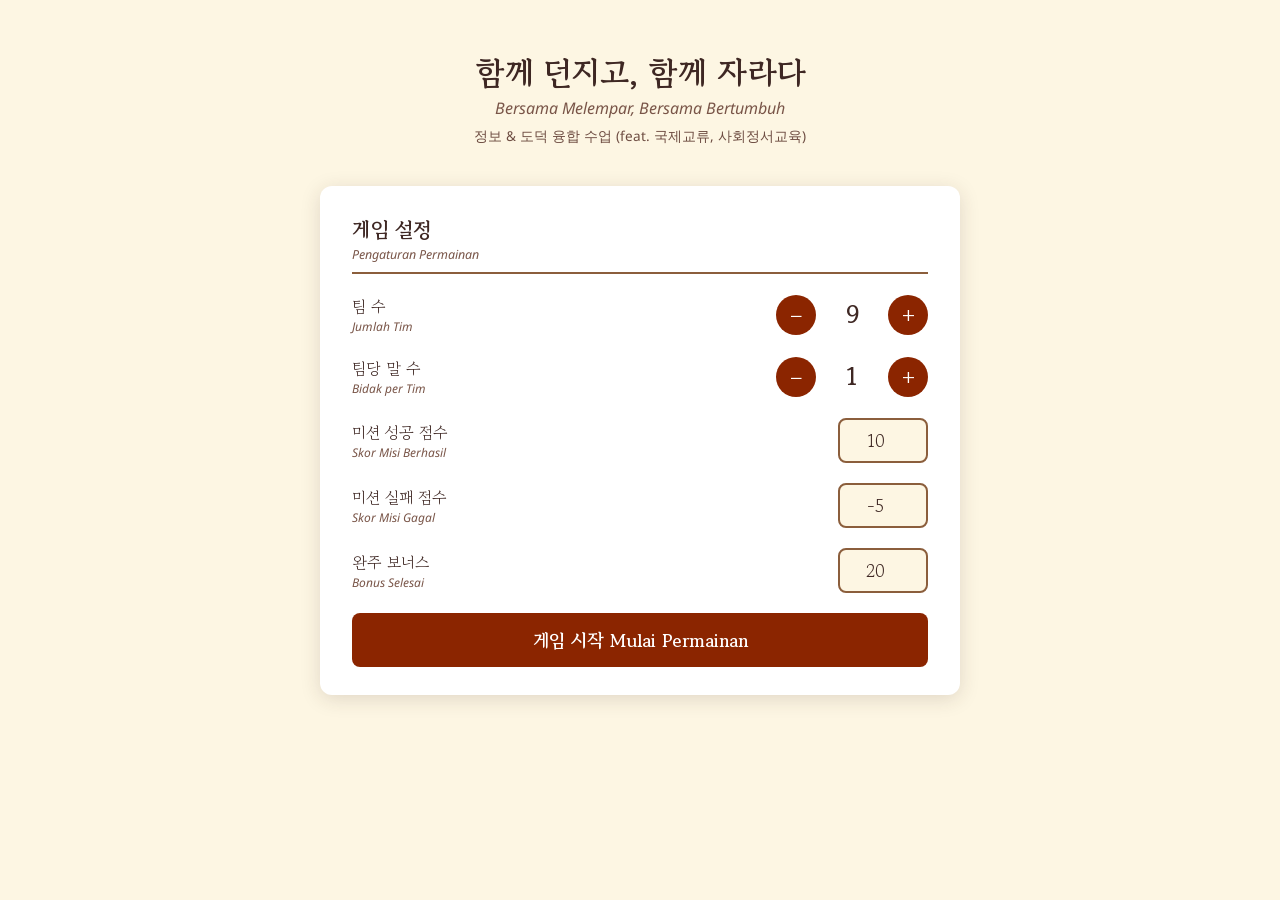
<file: index.html>
<!DOCTYPE html>
<html lang="ko">
<head>
  <meta charset="UTF-8" />
  <meta name="viewport" content="width=device-width, initial-scale=1.0" />
  <title>함께 던지고, 함께 자라다 — Bersama Melempar, Bersama Bertumbuh</title>
  <link rel="preconnect" href="https://fonts.googleapis.com" />
  <link rel="preconnect" href="https://fonts.gstatic.com" crossorigin />
  <link href="https://fonts.googleapis.com/css2?family=Gowun+Batang:wght@400;700&family=Noto+Sans:ital,wght@0,400;0,600;1,400&display=swap" rel="stylesheet" />
  <link rel="stylesheet" href="style.css" />
</head>
<body>

  <!-- ===== 설정 화면 (Screen 1) ===== -->
  <div id="screen-setup" class="screen active">
    <div class="setup-container">
      <header class="game-header">
        <h1 class="title-ko">함께 던지고, 함께 자라다</h1>
        <p class="title-id">Bersama Melempar, Bersama Bertumbuh</p>
        <p class="title-subtitle">정보 &amp; 도덕 융합 수업 (feat. 국제교류, 사회정서교육)</p>
      </header>

      <div class="setup-card">
        <h2 class="section-title">
          게임 설정
          <span class="sub-id">Pengaturan Permainan</span>
        </h2>

        <!-- 팀 수 -->
        <div class="form-row">
          <label class="form-label">
            팀 수 <span class="lbl-id">Jumlah Tim</span>
          </label>
          <div class="input-group">
            <button class="btn-num" id="btn-teams-minus">−</button>
            <span id="teams-count" class="num-display">9</span>
            <button class="btn-num" id="btn-teams-plus">+</button>
          </div>
        </div>

        <!-- 말 수 -->
        <div class="form-row">
          <label class="form-label">
            팀당 말 수 <span class="lbl-id">Bidak per Tim</span>
          </label>
          <div class="input-group">
            <button class="btn-num" id="btn-pieces-minus">−</button>
            <span id="pieces-count" class="num-display">1</span>
            <button class="btn-num" id="btn-pieces-plus">+</button>
          </div>
        </div>

        <!-- 점수 설정 -->
        <div class="form-row">
          <label class="form-label">
            미션 성공 점수 <span class="lbl-id">Skor Misi Berhasil</span>
          </label>
          <input type="number" id="score-success" class="score-input" value="10" min="0" max="100" />
        </div>
        <div class="form-row">
          <label class="form-label">
            미션 실패 점수 <span class="lbl-id">Skor Misi Gagal</span>
          </label>
          <input type="number" id="score-fail" class="score-input" value="-5" min="-100" max="0" />
        </div>
        <div class="form-row">
          <label class="form-label">
            완주 보너스 <span class="lbl-id">Bonus Selesai</span>
          </label>
          <input type="number" id="score-bonus" class="score-input" value="20" min="0" max="100" />
        </div>

        <button id="btn-start" class="btn-primary btn-large">
          게임 시작
          <span class="btn-sub-id">Mulai Permainan</span>
        </button>
      </div>
    </div>
  </div>

  <!-- ===== 게임 화면 (Screen 2) ===== -->
  <div id="screen-game" class="screen">
    <!-- 헤더 -->
    <header class="game-topbar">
      <div class="topbar-title">
        <span class="title-ko-sm">함께 던지고, 함께 자라다</span>
        <span class="title-id-sm">Bersama Melempar, Bersama Bertumbuh</span>
      </div>
      <button id="btn-settings" class="btn-icon" title="설정 / Pengaturan">⚙</button>
    </header>

    <div class="game-layout">
      <!-- 보드 영역 -->
      <div class="board-area">
        <div id="board-container">
          <svg id="yut-board" viewBox="0 0 640 640" xmlns="http://www.w3.org/2000/svg">
            <!-- JS로 렌더링 -->
          </svg>
        </div>
      </div>

      <!-- 사이드바 -->
      <aside class="sidebar">
        <!-- 점수판 (현재 팀 점수 + 전체 보기 버튼) -->
        <div class="panel scoreboard-panel">
          <div class="scoreboard-header">
            <span class="scoreboard-title">점수판 <span class="lbl-id-inline">Papan Skor</span></span>
          </div>
          <button id="btn-show-scores" class="btn-score-popup">📊 전체 점수 보기 / Semua Skor</button>
          <div id="current-team-score" class="current-team-score"></div>
        </div>

        <!-- 현재 차례 -->
        <div class="panel turn-panel">
          <div class="turn-label">
            현재 차례 <span class="lbl-id">Giliran Sekarang</span>
          </div>
          <div id="current-team-display" class="current-team-name">—</div>
          <div id="phase-hint" class="phase-hint"></div>

          <!-- 던진 결과 대기 목록 -->
          <div class="pending-results-label">
            던진 결과 <span class="lbl-id">Hasil Lemparan</span>
          </div>
          <div id="pending-results" class="pending-results"></div>
        </div>

        <!-- 액션 버튼 -->
        <div class="panel action-panel">
          <button id="btn-throw" class="btn-primary btn-action">
            🎲 윷 던지기
            <span class="btn-sub-id">Lempar Yut</span>
          </button>
          <button id="btn-undo" class="btn-ghost btn-action" style="display:none">
            ← 이전으로
            <span class="btn-sub-id">Kembali</span>
          </button>
          <button id="btn-end-game" class="btn-ghost btn-action btn-end">
            수업 마치기
            <span class="btn-sub-id">Akhiri Pelajaran</span>
          </button>
        </div>
      </aside>
    </div>

    <!-- 윷 결과 입력 다이얼로그 -->
    <div id="throw-overlay" class="overlay hidden">
      <div class="overlay-card throw-card">
        <h2 class="throw-title">
          윷 결과 입력
          <span class="lbl-id">Input Hasil Yut</span>
        </h2>
        <p class="throw-subtitle">실제 윷을 던진 후 나온 결과를 선택하세요.<br><span class="lbl-id">Pilih hasil setelah melempar yut sungguhan.</span></p>
        <div class="yut-result-grid">
          <button class="btn-yut-result" data-move="-1" data-name="백도" data-name-id="Mundur Satu">
            <span class="yut-name">백도</span>
            <span class="yut-name-id">Mundur Satu</span>
            <span class="yut-move">−1칸</span>
          </button>
          <button class="btn-yut-result" data-move="1" data-name="도" data-name-id="Do">
            <span class="yut-name">도</span>
            <span class="yut-name-id">Do</span>
            <span class="yut-move">+1칸</span>
          </button>
          <button class="btn-yut-result" data-move="2" data-name="개" data-name-id="Gae">
            <span class="yut-name">개</span>
            <span class="yut-name-id">Gae</span>
            <span class="yut-move">+2칸</span>
          </button>
          <button class="btn-yut-result" data-move="3" data-name="걸" data-name-id="Geol">
            <span class="yut-name">걸</span>
            <span class="yut-name-id">Geol</span>
            <span class="yut-move">+3칸</span>
          </button>
          <button class="btn-yut-result extra" data-move="4" data-name="윷" data-name-id="Yut">
            <span class="yut-name">윷</span>
            <span class="yut-name-id">Yut</span>
            <span class="yut-move">+4칸</span>
            <span class="yut-extra">한 번 더!</span>
          </button>
          <button class="btn-yut-result extra" data-move="5" data-name="모" data-name-id="Mo">
            <span class="yut-name">모</span>
            <span class="yut-name-id">Mo</span>
            <span class="yut-move">+5칸</span>
            <span class="yut-extra">한 번 더!</span>
          </button>
        </div>
        <button id="btn-close-throw" class="btn-ghost" style="align-self:center; margin-top:4px;">
          취소 / Batal
        </button>
      </div>
    </div>

    <!-- 경로 선택 다이얼로그 -->
    <div id="path-dialog" class="overlay hidden">
      <div class="overlay-card path-card">
        <h2 class="path-title">
          경로를 선택하세요
          <span class="lbl-id">Pilih Jalur</span>
        </h2>
        <p id="path-corner-info" class="path-corner-info"></p>
        <div class="path-buttons">
          <button id="btn-path-diagonal" class="btn-path btn-diagonal">
            ↗ 대각선으로
            <span class="btn-sub-id">Jalur Diagonal</span>
          </button>
          <button id="btn-path-outer" class="btn-path btn-outer">
            → 외곽으로
            <span class="btn-sub-id">Jalur Luar</span>
          </button>
        </div>
      </div>
    </div>

    <!-- 업기 확인 다이얼로그 -->
    <div id="stack-dialog" class="overlay hidden">
      <div class="overlay-card">
        <h2>같은 팀 말이 있습니다 <span class="lbl-id">Ada bidak satu tim!</span></h2>
        <p class="dialog-desc">같은 칸에 도착했습니다. 업으시겠습니까?<br><span class="lbl-id">Apakah ingin menumpuk bidak?</span></p>
        <div class="dialog-buttons">
          <button id="btn-stack-yes" class="btn-primary">
            업기 <span class="btn-sub-id">Tumpuk</span>
          </button>
          <button id="btn-stack-no" class="btn-secondary">
            따로 이동 <span class="btn-sub-id">Pisah</span>
          </button>
        </div>
      </div>
    </div>
  </div>

  <!-- ===== 전체 점수 팝업 ===== -->
  <div id="scores-overlay" class="overlay hidden">
    <div class="overlay-card scores-card">
      <h2 class="scores-title">전체 점수 <span class="lbl-id">Semua Skor</span></h2>
      <div id="scores-full-list" class="scores-full-list"></div>
      <button id="btn-close-scores" class="btn-ghost" style="align-self:center; margin-top:8px;">
        닫기 / Tutup
      </button>
    </div>
  </div>

  <!-- ===== 미션 팝업 ===== -->
  <div id="mission-overlay" class="overlay hidden">
    <div class="overlay-card mission-card">
      <div id="mission-sel-tag" class="mission-sel-tag"></div>
      <h2 id="mission-title-ko" class="mission-title-ko"></h2>
      <p id="mission-title-id" class="mission-title-id"></p>
      <div class="mission-content-box">
        <p id="mission-content-ko" class="mission-content-ko"></p>
        <p id="mission-content-id" class="mission-content-id"></p>
      </div>
      <div class="mission-timer-wrap">
        <div id="mission-timer-bar" class="mission-timer-bar"></div>
        <span id="mission-timer-text" class="mission-timer-text">180</span>
      </div>
      <div class="mission-buttons">
        <button id="btn-mission-success" class="btn-success btn-mission">
          ✅ 미션 성공
          <span class="btn-sub-id">Berhasil</span>
        </button>
        <button id="btn-mission-fail" class="btn-fail btn-mission">
          ❌ 미션 실패
          <span class="btn-sub-id">Gagal</span>
        </button>
        <button id="btn-mission-skip" class="btn-skip btn-mission">
          건너뛰기
          <span class="btn-sub-id">Lewati</span>
        </button>
      </div>
    </div>
  </div>

  <!-- ===== 점수 변동 알림 ===== -->
  <div id="score-toast" class="score-toast hidden"></div>

  <!-- ===== 결과 화면 (Screen 3) ===== -->
  <div id="screen-result" class="screen">
    <div class="result-container">
      <header class="result-header">
        <h1 class="title-ko">게임 종료!</h1>
        <p class="title-id">Permainan Selesai!</p>
      </header>
      <div id="result-list" class="result-list"></div>
      <div class="result-message">
        <p class="result-msg-ko">완주한 팀도, 못 한 팀도 — 오늘 우리 모두가 함께 자랐습니다! 🌱</p>
        <p class="result-msg-id">Tim yang selesai maupun belum — hari ini kita semua bertumbuh bersama! 🌱</p>
      </div>
      <button id="btn-restart" class="btn-primary btn-large">
        다시 시작
        <span class="btn-sub-id">Mulai Lagi</span>
      </button>
    </div>
  </div>

  <script src="game.js"></script>
</body>
</html>
</file>
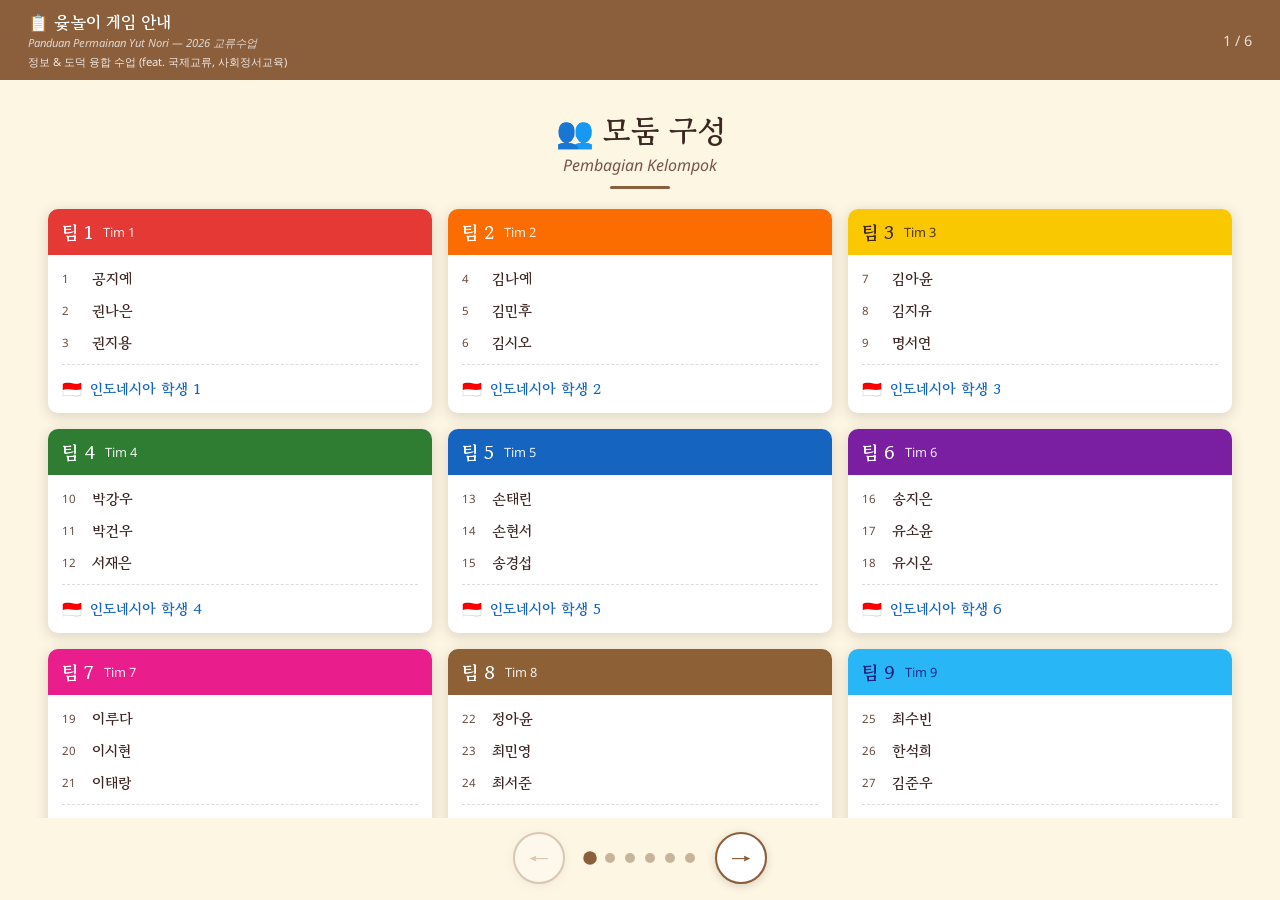
<file: guide.html>
<!DOCTYPE html>
<html lang="ko">
<head>
  <meta charset="UTF-8" />
  <meta name="viewport" content="width=device-width, initial-scale=1.0" />
  <title>게임 안내 — Panduan Permainan Yut Nori</title>
  <link rel="preconnect" href="https://fonts.googleapis.com" />
  <link rel="preconnect" href="https://fonts.gstatic.com" crossorigin />
  <link href="https://fonts.googleapis.com/css2?family=Gowun+Batang:wght@400;700&family=Noto+Sans:ital,wght@0,400;0,600;0,700;1,400&display=swap" rel="stylesheet" />
  <style>
    *, *::before, *::after { box-sizing: border-box; margin: 0; padding: 0; }

    :root {
      --bg:        #FDF6E3;
      --board-bg:  #F5E6C8;
      --line:      #8B5E3C;
      --text:      #3E2723;
      --text-sub:  #6D4C41;
      --text-id:   #795548;
      --white:     #FFFFFF;
      --shadow:    rgba(62,39,35,0.18);
      --radius:    16px;
      --radius-sm: 10px;

      --c1: #E53935; --c2: #FB6D00; --c3: #F9C800;
      --c4: #2E7D32; --c5: #1565C0; --c6: #7B1FA2;
      --c7: #E91E8C; --c8: #8D6035; --c9: #29B6F6;
    }

    html, body {
      height: 100%; width: 100%;
      background: var(--bg);
      font-family: 'Gowun Batang', Georgia, serif;
      color: var(--text);
      overflow: hidden;
    }

    /* ── Slideshow wrapper ── */
    .slideshow {
      width: 100vw; height: 100vh;
      display: flex; flex-direction: column;
      position: relative;
    }

    /* ── Header ── */
    .guide-header {
      display: flex; align-items: center; justify-content: space-between;
      padding: 10px 28px;
      background: var(--line); color: var(--white);
      flex-shrink: 0;
    }
    .guide-header-title { display: flex; flex-direction: column; gap: 1px; }
    .hdr-ko { font-size: 1.05rem; font-weight: 700; }
    .hdr-id  { font-size: 0.7rem; font-style: italic; color: rgba(255,255,255,0.75); font-family: 'Noto Sans', sans-serif; }
    .hdr-sub { font-size: 0.7rem; color: rgba(255,255,255,0.85); font-family: 'Noto Sans', sans-serif; margin-top: 2px; }
    .slide-counter { font-size: 0.9rem; color: rgba(255,255,255,0.8); font-family: 'Noto Sans', sans-serif; }

    /* ── Slide area ── */
    .slides-container {
      flex: 1; position: relative; overflow: hidden;
    }
    .slide {
      position: absolute; inset: 0;
      display: flex; flex-direction: column; align-items: center; justify-content: flex-start;
      padding: 28px 48px 20px;
      opacity: 0; pointer-events: none; transition: opacity 0.35s ease;
      overflow-y: auto;
    }
    .slide.active { opacity: 1; pointer-events: all; }

    .slide-title {
      text-align: center; margin-bottom: 20px; flex-shrink: 0;
    }
    .slide-title .ko { font-size: 1.9rem; font-weight: 700; color: var(--text); }
    .slide-title .id { font-size: 1rem; font-style: italic; color: var(--text-id); font-family: 'Noto Sans', sans-serif; margin-top: 2px; }
    .slide-title .divider { width: 60px; height: 3px; background: var(--line); border-radius: 2px; margin: 10px auto 0; }

    /* ── Navigation ── */
    .nav-bar {
      display: flex; align-items: center; justify-content: center; gap: 20px;
      padding: 14px 0 16px; flex-shrink: 0;
    }
    .btn-nav {
      width: 52px; height: 52px; border-radius: 50%; border: 2.5px solid var(--line);
      background: var(--white); color: var(--line); font-size: 1.4rem;
      cursor: pointer; display: flex; align-items: center; justify-content: center;
      transition: all 0.15s; font-family: 'Gowun Batang', serif;
      box-shadow: 0 2px 8px var(--shadow);
    }
    .btn-nav:hover { background: var(--line); color: var(--white); }
    .btn-nav:disabled { opacity: 0.3; cursor: not-allowed; }

    .dot-nav { display: flex; gap: 10px; align-items: center; }
    .dot {
      width: 10px; height: 10px; border-radius: 50%;
      background: #C8B49A; cursor: pointer; transition: all 0.2s;
    }
    .dot.active { background: var(--line); transform: scale(1.35); }

    /* ── Home button ── */
    .btn-home {
      position: fixed; bottom: 70px; right: 28px;
      padding: 10px 20px; background: var(--line); color: var(--white);
      border: none; border-radius: var(--radius-sm); font-size: 0.9rem;
      font-family: 'Gowun Batang', serif; cursor: pointer;
      box-shadow: 0 4px 16px var(--shadow); transition: background 0.15s;
    }
    .btn-home:hover { background: #6D4C27; }

    /* ════════════════════════════════
       SLIDE 1 — 모둠 구성
    ════════════════════════════════ */
    .teams-grid {
      display: grid;
      grid-template-columns: repeat(3, 1fr);
      gap: 16px; width: 100%;
    }
    .team-card {
      background: var(--white); border-radius: var(--radius-sm);
      box-shadow: 0 3px 14px var(--shadow);
      overflow: hidden;
    }
    .team-card-header {
      padding: 10px 14px; color: var(--white);
      display: flex; align-items: center; gap: 10px;
    }
    .team-number { font-size: 1.15rem; font-weight: 700; }
    .team-label { font-size: 0.8rem; opacity: 0.9; font-family: 'Noto Sans', sans-serif; }
    .team-card-body { padding: 10px 14px; display: flex; flex-direction: column; gap: 5px; }
    .member-row {
      display: flex; align-items: center; gap: 8px;
      font-size: 0.92rem; padding: 3px 0;
    }
    .member-row .num {
      font-size: 0.72rem; color: var(--text-sub); min-width: 22px;
      font-family: 'Noto Sans', sans-serif;
    }
    .member-row .name { font-weight: 700; color: var(--text); flex: 1; }
    .member-row.indonesia .name { color: #1565C0; }
    .member-row .flag { font-size: 1rem; }
    .member-divider { border: none; border-top: 1px dashed #DDD; margin: 3px 0; }

    /* ════════════════════════════════
       SLIDE 2 — 게임 소개
    ════════════════════════════════ */
    .intro-layout {
      display: flex; gap: 32px; width: 100%; align-items: flex-start;
    }
    .intro-text { flex: 1; display: flex; flex-direction: column; gap: 18px; }
    .intro-board-img {
      width: 280px; flex-shrink: 0;
      background: var(--board-bg); border-radius: var(--radius);
      box-shadow: 0 4px 20px var(--shadow);
      overflow: hidden; aspect-ratio: 1;
    }
    .intro-board-img svg { width: 100%; height: 100%; }

    .info-box {
      background: var(--white); border-radius: var(--radius-sm);
      padding: 16px 20px; box-shadow: 0 2px 10px var(--shadow);
      display: flex; flex-direction: column; gap: 8px;
    }
    .info-box-title {
      font-size: 1.05rem; font-weight: 700; color: var(--text);
      border-bottom: 2px solid var(--board-bg); padding-bottom: 6px; margin-bottom: 4px;
    }
    .info-box-title .lbl-id { font-size: 0.72rem; font-style: italic; color: var(--text-id); font-family:'Noto Sans',sans-serif; margin-left: 6px; font-weight: 400; }
    .info-row { display: flex; align-items: flex-start; gap: 10px; font-size: 0.95rem; line-height: 1.5; }
    .info-row .icon { font-size: 1.1rem; flex-shrink: 0; margin-top: 1px; }
    .info-row .txt { color: var(--text); }
    .info-row .txt-id { font-size: 0.8rem; font-style: italic; color: var(--text-id); font-family:'Noto Sans',sans-serif; display: block; }

    /* ════════════════════════════════
       SLIDE 3 — 윷 결과
    ════════════════════════════════ */
    .yut-table-wrap { width: 100%; overflow-x: auto; }
    .yut-table {
      width: 100%; border-collapse: collapse;
      background: var(--white); border-radius: var(--radius-sm);
      box-shadow: 0 3px 14px var(--shadow); overflow: hidden;
    }
    .yut-table th {
      background: var(--line); color: var(--white);
      padding: 12px 10px; font-size: 0.95rem; text-align: center;
    }
    .yut-table td {
      padding: 12px 10px; text-align: center; border-bottom: 1px solid #EEE;
      font-size: 0.95rem; vertical-align: middle;
    }
    .yut-table tr:last-child td { border-bottom: none; }
    .yut-table tr:nth-child(even) td { background: #FAFAF8; }
    .yut-name-big { font-size: 1.3rem; font-weight: 700; color: var(--text); }
    .yut-name-id  { font-size: 0.78rem; font-style: italic; color: var(--text-id); font-family:'Noto Sans',sans-serif; }
    .yut-sticks   { font-size: 1.1rem; letter-spacing: 2px; }
    .move-badge {
      display: inline-block; padding: 4px 12px; border-radius: 20px;
      font-size: 0.9rem; font-weight: 700;
    }
    .move-pos { background: #E8F5E9; color: #2E7D32; }
    .move-neg { background: #FFEBEE; color: #C62828; }
    .extra-badge {
      display: inline-block; padding: 3px 10px; border-radius: 20px;
      background: #E3F2FD; color: #1565C0; font-size: 0.8rem; font-weight: 700;
      font-family:'Noto Sans',sans-serif;
    }

    /* ════════════════════════════════
       SLIDE 4 — 보드 & 특별 규칙
    ════════════════════════════════ */
    .board-rules-layout {
      display: flex; gap: 28px; width: 100%; align-items: flex-start;
    }
    .board-rules-left {
      width: 260px; flex-shrink: 0;
      background: var(--board-bg); border-radius: var(--radius);
      box-shadow: 0 4px 20px var(--shadow); overflow: hidden; aspect-ratio: 1;
    }
    .board-rules-left svg { width: 100%; height: 100%; }
    .rules-list { flex: 1; display: flex; flex-direction: column; gap: 12px; }
    .rule-card {
      background: var(--white); border-radius: var(--radius-sm);
      padding: 14px 18px; box-shadow: 0 2px 10px var(--shadow);
      display: flex; gap: 14px; align-items: flex-start;
    }
    .rule-icon { font-size: 1.6rem; flex-shrink: 0; line-height: 1; }
    .rule-body { flex: 1; }
    .rule-title { font-size: 1rem; font-weight: 700; color: var(--text); }
    .rule-title .lbl-id { font-size: 0.72rem; font-style: italic; color: var(--text-id); font-family:'Noto Sans',sans-serif; margin-left: 6px; font-weight: 400; }
    .rule-desc { font-size: 0.88rem; color: var(--text-sub); line-height: 1.6; margin-top: 4px; }
    .rule-desc-id { font-size: 0.78rem; font-style: italic; color: var(--text-id); font-family:'Noto Sans',sans-serif; line-height: 1.5; }

    /* ════════════════════════════════
       SLIDE 5 — 점수 & 승리
    ════════════════════════════════ */
    .score-layout { width: 100%; display: flex; flex-direction: column; gap: 18px; }
    .score-cards-row { display: flex; gap: 16px; }
    .score-card {
      flex: 1; background: var(--white); border-radius: var(--radius-sm);
      box-shadow: 0 3px 14px var(--shadow);
      padding: 20px; display: flex; flex-direction: column; align-items: center;
      gap: 10px; text-align: center;
    }
    .score-card-icon { font-size: 2.4rem; }
    .score-card-title { font-size: 1rem; font-weight: 700; color: var(--text); }
    .score-card-title .lbl-id { display: block; font-size: 0.72rem; font-style:italic; color:var(--text-id); font-family:'Noto Sans',sans-serif; font-weight:400; }
    .score-card-value {
      font-size: 2rem; font-weight: 700; padding: 6px 24px; border-radius: 30px;
    }
    .val-success { background: #E8F5E9; color: #2E7D32; }
    .val-fail    { background: #FFEBEE; color: #C62828; }
    .val-bonus   { background: #FFF9C4; color: #F57F17; }
    .score-card-desc { font-size: 0.8rem; color: var(--text-sub); line-height: 1.5; }
    .score-card-desc .id { font-style:italic; color:var(--text-id); font-family:'Noto Sans',sans-serif; display:block; }

    .flow-box {
      background: var(--white); border-radius: var(--radius-sm);
      box-shadow: 0 2px 10px var(--shadow); padding: 18px 24px;
      display: flex; flex-direction: column; gap: 10px;
    }
    .flow-title { font-size: 1.05rem; font-weight: 700; color: var(--text); border-bottom: 2px solid var(--board-bg); padding-bottom: 6px; }
    .flow-steps { display: flex; align-items: center; gap: 8px; flex-wrap: wrap; }
    .flow-step {
      background: var(--board-bg); border-radius: var(--radius-sm);
      padding: 8px 14px; font-size: 0.9rem; font-weight: 700; color: var(--text);
      text-align: center; line-height: 1.4;
    }
    .flow-step .step-id { font-size: 0.7rem; font-style:italic; color:var(--text-id); font-family:'Noto Sans',sans-serif; display:block; font-weight:400; }
    .flow-arrow { font-size: 1.2rem; color: var(--line); }

    /* ── Responsive ── */
    @media (max-width: 860px) {
      .slide { padding: 20px 20px 16px; }
      .teams-grid { grid-template-columns: repeat(2, 1fr); gap: 10px; }
      .intro-layout { flex-direction: column; }
      .intro-board-img { width: 100%; max-width: 280px; align-self: center; }
      .board-rules-layout { flex-direction: column; }
      .board-rules-left { width: 100%; max-width: 260px; align-self: center; }
      .score-cards-row { flex-wrap: wrap; }
      .score-card { min-width: 140px; }
      .slide-title .ko { font-size: 1.5rem; }
    }
    @media (max-width: 540px) {
      .teams-grid { grid-template-columns: 1fr; }
      .slide { padding: 14px 12px 12px; }
      html, body { overflow: auto; }
      .slideshow { height: auto; min-height: 100vh; }
      .slides-container { height: auto; min-height: 70vh; }
      .slide { position: relative; opacity: 1; pointer-events: all; display: none; }
      .slide.active { display: flex; }
    }
  </style>
</head>
<body>

<div class="slideshow">

  <!-- Header -->
  <header class="guide-header">
    <div class="guide-header-title">
      <span class="hdr-ko">📋 윷놀이 게임 안내</span>
      <span class="hdr-id">Panduan Permainan Yut Nori — 2026 교류수업</span>
      <span class="hdr-sub">정보 &amp; 도덕 융합 수업 (feat. 국제교류, 사회정서교육)</span>
    </div>
    <span class="slide-counter" id="slide-counter">1 / 6</span>
  </header>

  <!-- Slides -->
  <div class="slides-container">

    <!-- ── SLIDE 1: 모둠 구성 ── -->
    <div class="slide active" id="slide-1">
      <div class="slide-title">
        <div class="ko">👥 모둠 구성</div>
        <div class="id">Pembagian Kelompok</div>
        <div class="divider"></div>
      </div>

      <div class="teams-grid">
        <!-- 팀 1 -->
        <div class="team-card">
          <div class="team-card-header" style="background:var(--c1)">
            <span class="team-number">팀 1</span>
            <span class="team-label">Tim 1</span>
          </div>
          <div class="team-card-body">
            <div class="member-row"><span class="num">1</span><span class="name">공지예</span></div>
            <div class="member-row"><span class="num">2</span><span class="name">권나은</span></div>
            <div class="member-row"><span class="num">3</span><span class="name">권지용</span></div>
            <hr class="member-divider"/>
            <div class="member-row indonesia"><span class="flag">🇮🇩</span><span class="name">인도네시아 학생 1</span></div>
          </div>
        </div>
        <!-- 팀 2 -->
        <div class="team-card">
          <div class="team-card-header" style="background:var(--c2)">
            <span class="team-number">팀 2</span>
            <span class="team-label">Tim 2</span>
          </div>
          <div class="team-card-body">
            <div class="member-row"><span class="num">4</span><span class="name">김나예</span></div>
            <div class="member-row"><span class="num">5</span><span class="name">김민후</span></div>
            <div class="member-row"><span class="num">6</span><span class="name">김시오</span></div>
            <hr class="member-divider"/>
            <div class="member-row indonesia"><span class="flag">🇮🇩</span><span class="name">인도네시아 학생 2</span></div>
          </div>
        </div>
        <!-- 팀 3 -->
        <div class="team-card">
          <div class="team-card-header" style="background:var(--c3); color:#3E2723;">
            <span class="team-number">팀 3</span>
            <span class="team-label">Tim 3</span>
          </div>
          <div class="team-card-body">
            <div class="member-row"><span class="num">7</span><span class="name">김아윤</span></div>
            <div class="member-row"><span class="num">8</span><span class="name">김지유</span></div>
            <div class="member-row"><span class="num">9</span><span class="name">명서연</span></div>
            <hr class="member-divider"/>
            <div class="member-row indonesia"><span class="flag">🇮🇩</span><span class="name">인도네시아 학생 3</span></div>
          </div>
        </div>
        <!-- 팀 4 -->
        <div class="team-card">
          <div class="team-card-header" style="background:var(--c4)">
            <span class="team-number">팀 4</span>
            <span class="team-label">Tim 4</span>
          </div>
          <div class="team-card-body">
            <div class="member-row"><span class="num">10</span><span class="name">박강우</span></div>
            <div class="member-row"><span class="num">11</span><span class="name">박건우</span></div>
            <div class="member-row"><span class="num">12</span><span class="name">서재은</span></div>
            <hr class="member-divider"/>
            <div class="member-row indonesia"><span class="flag">🇮🇩</span><span class="name">인도네시아 학생 4</span></div>
          </div>
        </div>
        <!-- 팀 5 -->
        <div class="team-card">
          <div class="team-card-header" style="background:var(--c5)">
            <span class="team-number">팀 5</span>
            <span class="team-label">Tim 5</span>
          </div>
          <div class="team-card-body">
            <div class="member-row"><span class="num">13</span><span class="name">손태린</span></div>
            <div class="member-row"><span class="num">14</span><span class="name">손현서</span></div>
            <div class="member-row"><span class="num">15</span><span class="name">송경섭</span></div>
            <hr class="member-divider"/>
            <div class="member-row indonesia"><span class="flag">🇮🇩</span><span class="name">인도네시아 학생 5</span></div>
          </div>
        </div>
        <!-- 팀 6 -->
        <div class="team-card">
          <div class="team-card-header" style="background:var(--c6)">
            <span class="team-number">팀 6</span>
            <span class="team-label">Tim 6</span>
          </div>
          <div class="team-card-body">
            <div class="member-row"><span class="num">16</span><span class="name">송지은</span></div>
            <div class="member-row"><span class="num">17</span><span class="name">유소윤</span></div>
            <div class="member-row"><span class="num">18</span><span class="name">유시온</span></div>
            <hr class="member-divider"/>
            <div class="member-row indonesia"><span class="flag">🇮🇩</span><span class="name">인도네시아 학생 6</span></div>
          </div>
        </div>
        <!-- 팀 7 -->
        <div class="team-card">
          <div class="team-card-header" style="background:var(--c7)">
            <span class="team-number">팀 7</span>
            <span class="team-label">Tim 7</span>
          </div>
          <div class="team-card-body">
            <div class="member-row"><span class="num">19</span><span class="name">이루다</span></div>
            <div class="member-row"><span class="num">20</span><span class="name">이시현</span></div>
            <div class="member-row"><span class="num">21</span><span class="name">이태랑</span></div>
            <hr class="member-divider"/>
            <div class="member-row indonesia"><span class="flag">🇮🇩</span><span class="name">인도네시아 학생 7</span></div>
          </div>
        </div>
        <!-- 팀 8 -->
        <div class="team-card">
          <div class="team-card-header" style="background:var(--c8)">
            <span class="team-number">팀 8</span>
            <span class="team-label">Tim 8</span>
          </div>
          <div class="team-card-body">
            <div class="member-row"><span class="num">22</span><span class="name">정아윤</span></div>
            <div class="member-row"><span class="num">23</span><span class="name">최민영</span></div>
            <div class="member-row"><span class="num">24</span><span class="name">최서준</span></div>
            <hr class="member-divider"/>
            <div class="member-row indonesia"><span class="flag">🇮🇩</span><span class="name">인도네시아 학생 8</span></div>
          </div>
        </div>
        <!-- 팀 9 -->
        <div class="team-card">
          <div class="team-card-header" style="background:var(--c9); color:#1A237E;">
            <span class="team-number">팀 9</span>
            <span class="team-label">Tim 9</span>
          </div>
          <div class="team-card-body">
            <div class="member-row"><span class="num">25</span><span class="name">최수빈</span></div>
            <div class="member-row"><span class="num">26</span><span class="name">한석희</span></div>
            <div class="member-row"><span class="num">27</span><span class="name">김준우</span></div>
            <hr class="member-divider"/>
            <div class="member-row indonesia"><span class="flag">🇮🇩</span><span class="name">인도네시아 학생 9</span></div>
          </div>
        </div>
      </div>
    </div><!-- /slide-1 -->

    <!-- ── SLIDE 2: 게임 소개 ── -->
    <div class="slide" id="slide-2">
      <div class="slide-title">
        <div class="ko">🎲 윷놀이란? — Apa itu Yut Nori?</div>
        <div class="id">한국의 전통 보드게임 | Permainan papan tradisional Korea</div>
        <div class="divider"></div>
      </div>

      <div class="intro-layout">
        <div class="intro-text">
          <div class="info-box">
            <div class="info-box-title">🎯 게임 목표 <span class="lbl-id">Tujuan Permainan</span></div>
            <div class="info-row">
              <span class="icon">🏁</span>
              <div class="txt">말(bidak)을 윷판의 출발 칸에서 출발해 한 바퀴 돌아 완주시키세요.
                <span class="txt-id">Jalankan bidak dari titik start, kelilingi papan, dan selesaikan di titik finish.</span>
              </div>
            </div>
            <div class="info-row">
              <span class="icon">🏆</span>
              <div class="txt">미션 수행과 완주로 점수를 모아 가장 높은 팀이 우승합니다.
                <span class="txt-id">Kumpulkan poin dari misi dan penyelesaian untuk menang.</span>
              </div>
            </div>
          </div>

          <div class="info-box">
            <div class="info-box-title">👥 게임 방법 <span class="lbl-id">Cara Bermain</span></div>
            <div class="info-row">
              <span class="icon">1️⃣</span>
              <div class="txt">각 팀이 순서대로 돌아가며 윷을 던집니다.
                <span class="txt-id">Setiap tim bergantian melempar yut.</span>
              </div>
            </div>
            <div class="info-row">
              <span class="icon">2️⃣</span>
              <div class="txt">결과에 따라 말을 이동합니다.
                <span class="txt-id">Gerakkan bidak sesuai hasil lemparan.</span>
              </div>
            </div>
            <div class="info-row">
              <span class="icon">3️⃣</span>
              <div class="txt">미션 칸에 도착하면 팀이 함께 미션을 수행합니다.
                <span class="txt-id">Jika mendarat di kotak misi, tim harus menyelesaikan misi bersama.</span>
              </div>
            </div>
            <div class="info-row">
              <span class="icon">4️⃣</span>
              <div class="txt">모든 팀이 완주하면 점수로 순위를 결정합니다.
                <span class="txt-id">Setelah semua tim selesai, peringkat ditentukan berdasarkan skor.</span>
              </div>
            </div>
          </div>

          <div class="info-box">
            <div class="info-box-title">📌 이번 수업 설정 <span class="lbl-id">Pengaturan Kelas Ini</span></div>
            <div class="info-row">
              <span class="icon">👥</span>
              <div class="txt"><b>9팀</b>, 팀당 말 1개 (한국 3명 + 인도네시아 1명)
                <span class="txt-id">9 tim, 1 bidak per tim (3 Korea + 1 Indonesia)</span>
              </div>
            </div>
            <div class="info-row">
              <span class="icon">✅</span>
              <div class="txt">미션 성공 <b>+10점</b> · 미션 실패 <b>-5점</b> · 완주 보너스 <b>+20점</b>
                <span class="txt-id">Misi berhasil +10 · Misi gagal -5 · Bonus selesai +20</span>
              </div>
            </div>
          </div>
        </div>

        <!-- Mini board preview -->
        <div class="intro-board-img">
          <svg viewBox="0 0 300 308" xmlns="http://www.w3.org/2000/svg">
            <!-- legend -->
            <text x="150" y="9" text-anchor="middle" font-size="7.5" fill="#8B5E3C" font-family="Gowun Batang,serif">★=행운  ?=미션</text>
            <!-- outer square -->
            <rect x="20" y="15" width="260" height="260" fill="none" stroke="#8B5E3C" stroke-width="2.5"/>
            <!-- diagonals (dashed) -->
            <line x1="280" y1="15" x2="20" y2="275" stroke="#8B5E3C" stroke-width="2" stroke-dasharray="7,4"/>
            <line x1="20"  y1="15" x2="280" y2="275" stroke="#8B5E3C" stroke-width="2" stroke-dasharray="7,4"/>
            <!-- RIGHT side: 0(BR)→1→2★→3?→4→5(TR) going UP (x=280) -->
            <circle cx="280" cy="275" r="12" fill="#E8F5E9" stroke="#4CAF50" stroke-width="2.5"/>
            <text x="280" y="293" text-anchor="middle" font-size="7" fill="#2E7D32" font-family="Gowun Batang,serif" font-weight="700">출발</text>
            <circle cx="280" cy="223" r="8" fill="white"   stroke="#8B5E3C" stroke-width="1.5"/>
            <circle cx="280" cy="171" r="8" fill="#FFFDE7" stroke="#8B5E3C" stroke-width="1.5"/>
            <text x="280" y="171" text-anchor="middle" dominant-baseline="central" font-size="9">★</text>
            <circle cx="280" cy="119" r="8" fill="#FFE4E1" stroke="#8B5E3C" stroke-width="1.5"/>
            <text x="280" y="119" text-anchor="middle" dominant-baseline="central" font-size="9">?</text>
            <circle cx="280" cy="67"  r="8" fill="white"   stroke="#8B5E3C" stroke-width="1.5"/>
            <circle cx="280" cy="15"  r="12" fill="#FFF3CD" stroke="#8B5E3C" stroke-width="2"/>
            <!-- TOP side: 5→6★→7→8?→9★→10 going LEFT (y=15) -->
            <circle cx="228" cy="15"  r="8" fill="#FFFDE7" stroke="#8B5E3C" stroke-width="1.5"/>
            <text x="228" y="15" text-anchor="middle" dominant-baseline="central" font-size="9">★</text>
            <circle cx="176" cy="15"  r="8" fill="white"   stroke="#8B5E3C" stroke-width="1.5"/>
            <circle cx="124" cy="15"  r="8" fill="#FFE4E1" stroke="#8B5E3C" stroke-width="1.5"/>
            <text x="124" y="15" text-anchor="middle" dominant-baseline="central" font-size="9">?</text>
            <circle cx="72"  cy="15"  r="8" fill="#FFFDE7" stroke="#8B5E3C" stroke-width="1.5"/>
            <text x="72"  y="15" text-anchor="middle" dominant-baseline="central" font-size="9">★</text>
            <circle cx="20"  cy="15"  r="12" fill="#FFF3CD" stroke="#8B5E3C" stroke-width="2"/>
            <!-- LEFT side: 10→11→12★→13?→14→15 going DOWN (x=20) -->
            <circle cx="20"  cy="67"  r="8" fill="white"   stroke="#8B5E3C" stroke-width="1.5"/>
            <circle cx="20"  cy="119" r="8" fill="#FFFDE7" stroke="#8B5E3C" stroke-width="1.5"/>
            <text x="20"  y="119" text-anchor="middle" dominant-baseline="central" font-size="9">★</text>
            <circle cx="20"  cy="171" r="8" fill="#FFE4E1" stroke="#8B5E3C" stroke-width="1.5"/>
            <text x="20"  y="171" text-anchor="middle" dominant-baseline="central" font-size="9">?</text>
            <circle cx="20"  cy="223" r="8" fill="white"   stroke="#8B5E3C" stroke-width="1.5"/>
            <circle cx="20"  cy="275" r="12" fill="#FFF3CD" stroke="#8B5E3C" stroke-width="2"/>
            <!-- BOTTOM side: 15→16★→17→18?→19★→0 going RIGHT (y=275) -->
            <circle cx="72"  cy="275" r="8" fill="#FFFDE7" stroke="#8B5E3C" stroke-width="1.5"/>
            <text x="72"  y="275" text-anchor="middle" dominant-baseline="central" font-size="9">★</text>
            <circle cx="124" cy="275" r="8" fill="white"   stroke="#8B5E3C" stroke-width="1.5"/>
            <circle cx="176" cy="275" r="8" fill="#FFE4E1" stroke="#8B5E3C" stroke-width="1.5"/>
            <text x="176" y="275" text-anchor="middle" dominant-baseline="central" font-size="9">?</text>
            <circle cx="228" cy="275" r="8" fill="#FFFDE7" stroke="#8B5E3C" stroke-width="1.5"/>
            <text x="228" y="275" text-anchor="middle" dominant-baseline="central" font-size="9">★</text>
            <!-- DIAGONAL 1: TR(280,15)→30(237,58)→27(194,102)→center→26(106,188)→31(63,232)→BL(20,275) -->
            <circle cx="237" cy="58"  r="7" fill="white" stroke="#8B5E3C" stroke-width="1.2"/>
            <circle cx="194" cy="102" r="7" fill="white" stroke="#8B5E3C" stroke-width="1.2"/>
            <circle cx="106" cy="188" r="7" fill="white" stroke="#8B5E3C" stroke-width="1.2"/>
            <circle cx="63"  cy="232" r="7" fill="white" stroke="#8B5E3C" stroke-width="1.2"/>
            <!-- DIAGONAL 2: TL(20,15)→32(63,58)→28(106,102)→center→29(194,188)→33(237,232)→BR(280,275) -->
            <circle cx="63"  cy="58"  r="7" fill="white" stroke="#8B5E3C" stroke-width="1.2"/>
            <circle cx="106" cy="102" r="7" fill="white" stroke="#8B5E3C" stroke-width="1.2"/>
            <circle cx="194" cy="188" r="7" fill="white" stroke="#8B5E3C" stroke-width="1.2"/>
            <circle cx="237" cy="232" r="7" fill="white" stroke="#8B5E3C" stroke-width="1.2"/>
            <!-- CENTER (25) -->
            <circle cx="150" cy="145" r="16" fill="#FFD700" stroke="#8B5E3C" stroke-width="2"/>
          </svg>
        </div>
      </div>
    </div><!-- /slide-2 -->

    <!-- ── SLIDE 3: 윷 결과 ── -->
    <div class="slide" id="slide-3">
      <div class="slide-title">
        <div class="ko">🪃 윷 결과 — Hasil Lemparan Yut</div>
        <div class="id">윷을 던져 나온 결과에 따라 말을 이동합니다 | Gerakkan bidak sesuai hasil</div>
        <div class="divider"></div>
      </div>

      <div class="yut-table-wrap">
        <table class="yut-table">
          <thead>
            <tr>
              <th>이름 <br><span style="font-weight:400;font-size:0.8rem;font-family:'Noto Sans',sans-serif;">Nama</span></th>
              <th>윷가락 모양 <br><span style="font-weight:400;font-size:0.8rem;font-family:'Noto Sans',sans-serif;">Bentuk Batang</span></th>
              <th>이동 칸 수 <br><span style="font-weight:400;font-size:0.8rem;font-family:'Noto Sans',sans-serif;">Langkah</span></th>
              <th>특이사항 <br><span style="font-weight:400;font-size:0.8rem;font-family:'Noto Sans',sans-serif;">Keterangan</span></th>
            </tr>
          </thead>
          <tbody>
            <tr>
              <td>
                <div class="yut-name-big">백도</div>
                <div class="yut-name-id">Mundur Satu</div>
              </td>
              <td><span class="yut-sticks">🔵 ○ ○ ○</span></td>
              <td><span class="move-badge move-neg">−1 칸</span></td>
              <td style="font-size:0.85rem;color:var(--text-sub);">뒤로 1칸 후진<br><span style="font-size:0.75rem;font-style:italic;font-family:'Noto Sans',sans-serif;color:var(--text-id)">Mundur 1 kotak</span></td>
            </tr>
            <tr>
              <td>
                <div class="yut-name-big">도</div>
                <div class="yut-name-id">Do</div>
              </td>
              <td><span class="yut-sticks">● ○ ○ ○</span></td>
              <td><span class="move-badge move-pos">+1 칸</span></td>
              <td style="font-size:0.85rem;color:var(--text-sub);">1칸 전진<br><span style="font-size:0.75rem;font-style:italic;font-family:'Noto Sans',sans-serif;color:var(--text-id)">Maju 1 kotak</span></td>
            </tr>
            <tr>
              <td>
                <div class="yut-name-big">개</div>
                <div class="yut-name-id">Gae</div>
              </td>
              <td><span class="yut-sticks">● ● ○ ○</span></td>
              <td><span class="move-badge move-pos">+2 칸</span></td>
              <td style="font-size:0.85rem;color:var(--text-sub);">2칸 전진<br><span style="font-size:0.75rem;font-style:italic;font-family:'Noto Sans',sans-serif;color:var(--text-id)">Maju 2 kotak</span></td>
            </tr>
            <tr>
              <td>
                <div class="yut-name-big">걸</div>
                <div class="yut-name-id">Geol</div>
              </td>
              <td><span class="yut-sticks">● ● ● ○</span></td>
              <td><span class="move-badge move-pos">+3 칸</span></td>
              <td style="font-size:0.85rem;color:var(--text-sub);">3칸 전진<br><span style="font-size:0.75rem;font-style:italic;font-family:'Noto Sans',sans-serif;color:var(--text-id)">Maju 3 kotak</span></td>
            </tr>
            <tr style="background:#F1F8E9;">
              <td>
                <div class="yut-name-big" style="color:#2E7D32;">윷</div>
                <div class="yut-name-id">Yut</div>
              </td>
              <td><span class="yut-sticks">● ● ● ●</span></td>
              <td><span class="move-badge move-pos">+4 칸</span></td>
              <td>
                <span class="extra-badge">🎲 한 번 더! Lempar lagi!</span>
                <div style="font-size:0.78rem;color:var(--text-sub);margin-top:4px;">이동 후 추가 던지기<br><span style="font-style:italic;font-family:'Noto Sans',sans-serif;color:var(--text-id)">Lempar lagi setelah bergerak</span></div>
              </td>
            </tr>
            <tr style="background:#F1F8E9;">
              <td>
                <div class="yut-name-big" style="color:#2E7D32;">모</div>
                <div class="yut-name-id">Mo</div>
              </td>
              <td><span class="yut-sticks">○ ○ ○ ○</span></td>
              <td><span class="move-badge move-pos">+5 칸</span></td>
              <td>
                <span class="extra-badge">🎲 한 번 더! Lempar lagi!</span>
                <div style="font-size:0.78rem;color:var(--text-sub);margin-top:4px;">이동 후 추가 던지기<br><span style="font-style:italic;font-family:'Noto Sans',sans-serif;color:var(--text-id)">Lempar lagi setelah bergerak</span></div>
              </td>
            </tr>
          </tbody>
        </table>
      </div>

      <div style="margin-top:16px;background:var(--white);border-radius:var(--radius-sm);padding:14px 20px;box-shadow:0 2px 10px var(--shadow);width:100%;font-size:0.9rem;color:var(--text-sub);line-height:1.6;">
        💡 <b>팁</b>: ● = 뒤집힌 면(등면, punggung) &nbsp;/&nbsp; ○ = 평평한 면(배면, perut) &nbsp;—&nbsp; 모든 4개가 평평하면 모(Mo), 1개 뒤집히면 도(Do)
      </div>
    </div><!-- /slide-3 -->

    <!-- ── SLIDE 4: 보드 & 특별 규칙 ── -->
    <div class="slide" id="slide-4">
      <div class="slide-title">
        <div class="ko">🗺️ 보드 &amp; 특별 규칙 — Papan &amp; Aturan Khusus</div>
        <div class="id">윷판의 특별한 칸과 규칙을 알아보세요 | Pelajari kotak dan aturan khusus</div>
        <div class="divider"></div>
      </div>

      <div class="board-rules-layout">
        <!-- mini board with annotations -->
        <div class="board-rules-left">
          <svg viewBox="0 0 300 308" xmlns="http://www.w3.org/2000/svg">
            <rect x="20" y="15" width="260" height="260" fill="#F5E6C8" stroke="#8B5E3C" stroke-width="2"/>
            <line x1="280" y1="15" x2="20" y2="275" stroke="#8B5E3C" stroke-width="2" stroke-dasharray="7,4"/>
            <line x1="20"  y1="15" x2="280" y2="275" stroke="#8B5E3C" stroke-width="2" stroke-dasharray="7,4"/>
            <!-- RIGHT: 0(BR)→1→2★→3?→4→5(TR) -->
            <circle cx="280" cy="275" r="12" fill="#E8F5E9" stroke="#4CAF50" stroke-width="3"/>
            <text x="280" y="293" text-anchor="middle" font-size="7" fill="#2E7D32" font-family="Gowun Batang,serif" font-weight="700">출발</text>
            <circle cx="280" cy="223" r="8" fill="white"   stroke="#8B5E3C" stroke-width="1.5"/>
            <circle cx="280" cy="171" r="8" fill="#FFFDE7" stroke="#8B5E3C" stroke-width="1.5"/>
            <text x="280" y="171" text-anchor="middle" dominant-baseline="central" font-size="9">★</text>
            <circle cx="280" cy="119" r="8" fill="#FFE4E1" stroke="#8B5E3C" stroke-width="1.5"/>
            <text x="280" y="119" text-anchor="middle" dominant-baseline="central" font-size="9">?</text>
            <circle cx="280" cy="67"  r="8" fill="white"   stroke="#8B5E3C" stroke-width="1.5"/>
            <circle cx="280" cy="15"  r="12" fill="#FFF3CD" stroke="#8B5E3C" stroke-width="2"/>
            <!-- TOP: 5→6★→7→8?→9★→10 -->
            <circle cx="228" cy="15"  r="8" fill="#FFFDE7" stroke="#8B5E3C" stroke-width="1.5"/>
            <text x="228" y="15" text-anchor="middle" dominant-baseline="central" font-size="9">★</text>
            <circle cx="176" cy="15"  r="8" fill="white"   stroke="#8B5E3C" stroke-width="1.5"/>
            <circle cx="124" cy="15"  r="8" fill="#FFE4E1" stroke="#8B5E3C" stroke-width="1.5"/>
            <text x="124" y="15" text-anchor="middle" dominant-baseline="central" font-size="9">?</text>
            <circle cx="72"  cy="15"  r="8" fill="#FFFDE7" stroke="#8B5E3C" stroke-width="1.5"/>
            <text x="72"  y="15" text-anchor="middle" dominant-baseline="central" font-size="9">★</text>
            <circle cx="20"  cy="15"  r="12" fill="#FFF3CD" stroke="#8B5E3C" stroke-width="2"/>
            <!-- LEFT: 10→11→12★→13?→14→15 -->
            <circle cx="20"  cy="67"  r="8" fill="white"   stroke="#8B5E3C" stroke-width="1.5"/>
            <circle cx="20"  cy="119" r="8" fill="#FFFDE7" stroke="#8B5E3C" stroke-width="1.5"/>
            <text x="20"  y="119" text-anchor="middle" dominant-baseline="central" font-size="9">★</text>
            <circle cx="20"  cy="171" r="8" fill="#FFE4E1" stroke="#8B5E3C" stroke-width="1.5"/>
            <text x="20"  y="171" text-anchor="middle" dominant-baseline="central" font-size="9">?</text>
            <circle cx="20"  cy="223" r="8" fill="white"   stroke="#8B5E3C" stroke-width="1.5"/>
            <circle cx="20"  cy="275" r="12" fill="#FFF3CD" stroke="#8B5E3C" stroke-width="2"/>
            <!-- BOTTOM: 15→16★→17→18?→19★→0 -->
            <circle cx="72"  cy="275" r="8" fill="#FFFDE7" stroke="#8B5E3C" stroke-width="1.5"/>
            <text x="72"  y="275" text-anchor="middle" dominant-baseline="central" font-size="9">★</text>
            <circle cx="124" cy="275" r="8" fill="white"   stroke="#8B5E3C" stroke-width="1.5"/>
            <circle cx="176" cy="275" r="8" fill="#FFE4E1" stroke="#8B5E3C" stroke-width="1.5"/>
            <text x="176" y="275" text-anchor="middle" dominant-baseline="central" font-size="9">?</text>
            <circle cx="228" cy="275" r="8" fill="#FFFDE7" stroke="#8B5E3C" stroke-width="1.5"/>
            <text x="228" y="275" text-anchor="middle" dominant-baseline="central" font-size="9">★</text>
            <!-- DIAG 1: TR→30→27→center→26→31→BL -->
            <circle cx="237" cy="58"  r="7" fill="white" stroke="#8B5E3C" stroke-width="1.2"/>
            <circle cx="194" cy="102" r="7" fill="white" stroke="#8B5E3C" stroke-width="1.2"/>
            <circle cx="106" cy="188" r="7" fill="white" stroke="#8B5E3C" stroke-width="1.2"/>
            <circle cx="63"  cy="232" r="7" fill="white" stroke="#8B5E3C" stroke-width="1.2"/>
            <!-- DIAG 2: TL→32→28→center→29→33→BR -->
            <circle cx="63"  cy="58"  r="7" fill="white" stroke="#8B5E3C" stroke-width="1.2"/>
            <circle cx="106" cy="102" r="7" fill="white" stroke="#8B5E3C" stroke-width="1.2"/>
            <circle cx="194" cy="188" r="7" fill="white" stroke="#8B5E3C" stroke-width="1.2"/>
            <circle cx="237" cy="232" r="7" fill="white" stroke="#8B5E3C" stroke-width="1.2"/>
            <!-- CENTER -->
            <circle cx="150" cy="145" r="16" fill="#FFD700" stroke="#8B5E3C" stroke-width="2"/>
            <text x="150" y="145" text-anchor="middle" dominant-baseline="central" font-size="8" fill="#7B1FA2" font-weight="bold">지름길</text>
          </svg>
        </div>

        <!-- Rules list -->
        <div class="rules-list">
          <div class="rule-card">
            <span class="rule-icon">🟡</span>
            <div class="rule-body">
              <div class="rule-title">출발 칸 <span class="lbl-id">Titik Start/Finish</span></div>
              <div class="rule-desc">오른쪽 아래 초록 칸에서 출발합니다. 말이 한 바퀴 돌아 이 칸을 지나면 <b>완주</b>!</div>
              <div class="rule-desc-id">Mulai dari kotak hijau kanan bawah. Ketika bidak melewati kotak ini setelah mengelilingi papan = <b>Selesai!</b></div>
            </div>
          </div>
          <div class="rule-card">
            <span class="rule-icon">🔀</span>
            <div class="rule-body">
              <div class="rule-title">꼭지점 — 지름길 <span class="lbl-id">Titik Sudut — Jalur Pintas</span></div>
              <div class="rule-desc">모(우상), 뒷모(좌상), 찌모(좌하) 꼭지점에 딱 맞게 도착하면 <b>대각선 지름길</b>로 갈 수 있어 훨씬 빠릅니다.</div>
              <div class="rule-desc-id">Jika bidak mendarat tepat di sudut, bisa memilih <b>jalur diagonal (pintas)</b> yang lebih cepat.</div>
            </div>
          </div>
          <div class="rule-card">
            <span class="rule-icon">❓</span>
            <div class="rule-body">
              <div class="rule-title">미션 칸 <span class="lbl-id">Kotak Misi</span></div>
              <div class="rule-desc">미션 칸에 도착하면 60초 안에 팀이 함께 미션을 수행합니다. 성공하면 <b>+10점</b>, 실패하면 <b>−5점</b>.</div>
              <div class="rule-desc-id">Mendarat di kotak misi → selesaikan misi tim dalam 60 detik. Berhasil <b>+10</b>, Gagal <b>-5</b>.</div>
            </div>
          </div>
          <div class="rule-card">
            <span class="rule-icon">★</span>
            <div class="rule-body">
              <div class="rule-title">행운 칸 <span class="lbl-id">Kotak Keberuntungan</span></div>
              <div class="rule-desc">별 칸에 도착하면 특별한 행운 효과가 발생합니다!</div>
              <div class="rule-desc-id">Mendarat di kotak bintang → dapat efek keberuntungan spesial!</div>
            </div>
          </div>
          <div class="rule-card">
            <span class="rule-icon">🤝</span>
            <div class="rule-body">
              <div class="rule-title">잡기 &amp; 업기 <span class="lbl-id">Menangkap &amp; Menumpuk</span></div>
              <div class="rule-desc"><b>잡기</b>: 상대 말이 있는 칸에 도착 → 상대를 잡고 추가 1번 던지기.<br><b>업기</b>: 같은 팀 말이 있는 칸에 도착 → 함께 업어서 이동.</div>
              <div class="rule-desc-id"><b>Tangkap</b>: Mendarat di kotak lawan → lempar lagi.<br><b>Tumpuk</b>: Mendarat di kotak satu tim → bergerak bersama.</div>
            </div>
          </div>
        </div>
      </div>
    </div><!-- /slide-4 -->

    <!-- ── SLIDE 5: 점수 & 승리 ── -->
    <div class="slide" id="slide-5">
      <div class="slide-title">
        <div class="ko">🏆 점수 &amp; 승리 조건 — Skor &amp; Syarat Menang</div>
        <div class="id">미션과 완주로 점수를 획득하세요 | Kumpulkan poin dari misi dan penyelesaian</div>
        <div class="divider"></div>
      </div>

      <div class="score-layout">
        <div class="score-cards-row">
          <div class="score-card">
            <div class="score-card-icon">✅</div>
            <div class="score-card-title">미션 성공<span class="lbl-id">Misi Berhasil</span></div>
            <div class="score-card-value val-success">+10점</div>
            <div class="score-card-desc">미션 칸 도착 후 60초 이내 미션 성공 시<span class="id">Berhasil menyelesaikan misi dalam 60 detik</span></div>
          </div>
          <div class="score-card">
            <div class="score-card-icon">❌</div>
            <div class="score-card-title">미션 실패<span class="lbl-id">Misi Gagal</span></div>
            <div class="score-card-value val-fail">−5점</div>
            <div class="score-card-desc">시간 초과 또는 미션 실패 시<span class="id">Waktu habis atau misi tidak selesai</span></div>
          </div>
          <div class="score-card">
            <div class="score-card-icon">🏁</div>
            <div class="score-card-title">완주 보너스<span class="lbl-id">Bonus Selesai</span></div>
            <div class="score-card-value val-bonus">+20점</div>
            <div class="score-card-desc">말이 한 바퀴를 돌아 출발 칸을 통과할 때<span class="id">Bidak berhasil melewati titik start setelah satu putaran</span></div>
          </div>
        </div>

        <div class="flow-box">
          <div class="flow-title">🎮 한 턴의 흐름 <span style="font-size:0.8rem;font-weight:400;font-style:italic;color:var(--text-id);font-family:'Noto Sans',sans-serif;">Alur Satu Giliran</span></div>
          <div class="flow-steps">
            <div class="flow-step">🎲 윷 던지기<span class="step-id">Lempar Yut</span></div>
            <span class="flow-arrow">→</span>
            <div class="flow-step">♟ 말 이동<span class="step-id">Gerakkan Bidak</span></div>
            <span class="flow-arrow">→</span>
            <div class="flow-step">❓ 미션 수행<span class="step-id">(Jika di kotak misi)</span></div>
            <span class="flow-arrow">→</span>
            <div class="flow-step">➡ 다음 팀<span class="step-id">Giliran Tim Berikutnya</span></div>
          </div>
          <div style="font-size:0.85rem;color:var(--text-sub);margin-top:6px;line-height:1.6;">
            💡 윷(+4칸) 또는 모(+5칸)가 나오면 <b>추가 던지기</b> 기회가 주어집니다. 상대 말을 잡아도 추가 1번 던질 수 있어요!<br>
            <span style="font-size:0.78rem;font-style:italic;color:var(--text-id);font-family:'Noto Sans',sans-serif;">Yut atau Mo = lempar tambahan. Menangkap bidak lawan juga dapat 1 lempar tambahan!</span>
          </div>
        </div>

        <div class="flow-box">
          <div class="flow-title">🥇 게임 종료 &amp; 순위 <span style="font-size:0.8rem;font-weight:400;font-style:italic;color:var(--text-id);font-family:'Noto Sans',sans-serif;">Akhir Permainan &amp; Peringkat</span></div>
          <div style="font-size:0.95rem;color:var(--text);line-height:1.7;">
            모든 팀이 완주하거나 선생님이 <b>수업 마치기</b> 버튼을 누르면 게임이 종료됩니다.<br>
            최종 점수가 높은 팀이 우승! 🎉 점수가 같으면 완주한 팀이 우선합니다.<br>
            <span style="font-size:0.82rem;font-style:italic;color:var(--text-id);font-family:'Noto Sans',sans-serif;">Permainan selesai ketika semua tim finish atau guru menekan tombol akhir. Tim dengan skor tertinggi menang!</span>
          </div>
        </div>
      </div>
    </div><!-- /slide-5 -->

    <!-- ── SLIDE 6: 시작 안내 ── -->
    <div class="slide" id="slide-6">
      <div class="slide-title">
        <div class="ko">🚀 이제 시작합니다!</div>
        <div class="id">Ayo Mulai! — 함께 던지고, 함께 자라다</div>
        <div class="divider"></div>
      </div>

      <div style="display:flex;flex-direction:column;align-items:center;gap:28px;width:100%;max-width:680px;margin:0 auto;padding-top:10px;">

        <div style="background:var(--white);border-radius:var(--radius);box-shadow:0 4px 24px var(--shadow);padding:28px 36px;width:100%;text-align:center;">
          <div style="font-size:3rem;margin-bottom:12px;">🎲 🤝 🎲</div>
          <div style="font-size:1.4rem;font-weight:700;color:var(--text);line-height:1.6;">
            모둠별로 자리를 잡고<br>선생님의 안내에 따라 시작하세요!
          </div>
          <div style="font-size:1rem;font-style:italic;color:var(--text-id);font-family:'Noto Sans',sans-serif;margin-top:10px;line-height:1.6;">
            Duduk bersama kelompok masing-masing<br>dan mulai sesuai arahan guru!
          </div>
        </div>

        <div style="display:flex;gap:16px;width:100%;flex-wrap:wrap;">
          <div style="flex:1;min-width:180px;background:var(--white);border-radius:var(--radius-sm);box-shadow:0 2px 10px var(--shadow);padding:18px;text-align:center;">
            <div style="font-size:1.6rem;">📱</div>
            <div style="font-size:0.9rem;font-weight:700;margin-top:8px;">게임 화면</div>
            <div style="font-size:0.78rem;color:var(--text-sub);margin-top:4px;">전자칠판 화면을 함께 보세요</div>
            <div style="font-size:0.72rem;font-style:italic;color:var(--text-id);font-family:'Noto Sans',sans-serif;margin-top:3px;">Lihat layar papan tulis bersama</div>
          </div>
          <div style="flex:1;min-width:180px;background:var(--white);border-radius:var(--radius-sm);box-shadow:0 2px 10px var(--shadow);padding:18px;text-align:center;">
            <div style="font-size:1.6rem;">🤝</div>
            <div style="font-size:0.9rem;font-weight:700;margin-top:8px;">한국 🤝 인도네시아</div>
            <div style="font-size:0.78rem;color:var(--text-sub);margin-top:4px;">서로 소통하며 즐기세요!</div>
            <div style="font-size:0.72rem;font-style:italic;color:var(--text-id);font-family:'Noto Sans',sans-serif;margin-top:3px;">Berkomunikasi dan nikmati bersama!</div>
          </div>
          <div style="flex:1;min-width:180px;background:var(--white);border-radius:var(--radius-sm);box-shadow:0 2px 10px var(--shadow);padding:18px;text-align:center;">
            <div style="font-size:1.6rem;">🌱</div>
            <div style="font-size:0.9rem;font-weight:700;margin-top:8px;">함께 자라다</div>
            <div style="font-size:0.78rem;color:var(--text-sub);margin-top:4px;">결과보다 과정을 즐겨요!</div>
            <div style="font-size:0.72rem;font-style:italic;color:var(--text-id);font-family:'Noto Sans',sans-serif;margin-top:3px;">Nikmati prosesnya, bukan hanya hasilnya!</div>
          </div>
        </div>

        <a href="/" style="display:inline-block;padding:16px 48px;background:var(--line);color:var(--white);text-decoration:none;border-radius:var(--radius-sm);font-size:1.1rem;font-weight:700;box-shadow:0 4px 16px var(--shadow);">
          🎲 게임 시작하기 — Mulai Permainan
        </a>
      </div>
    </div><!-- /slide-6 -->

  </div><!-- /slides-container -->

  <!-- Navigation bar -->
  <div class="nav-bar">
    <button class="btn-nav" id="btn-prev" disabled>&#8592;</button>
    <div class="dot-nav" id="dot-nav"></div>
    <button class="btn-nav" id="btn-next">&#8594;</button>
  </div>

</div><!-- /slideshow -->

<script>
  const TOTAL = 6;
  let cur = 1;

  const slides = () => document.querySelectorAll('.slide');
  const counter = document.getElementById('slide-counter');
  const dotNav  = document.getElementById('dot-nav');
  const btnPrev = document.getElementById('btn-prev');
  const btnNext = document.getElementById('btn-next');

  // Build dots
  for (let i = 1; i <= TOTAL; i++) {
    const d = document.createElement('div');
    d.className = 'dot' + (i === 1 ? ' active' : '');
    d.addEventListener('click', () => goTo(i));
    dotNav.appendChild(d);
  }

  function goTo(n) {
    if (n < 1 || n > TOTAL) return;
    document.querySelector(`#slide-${cur}`)?.classList.remove('active');
    document.querySelector(`#slide-${n}`)?.classList.add('active');
    cur = n;
    counter.textContent = `${cur} / ${TOTAL}`;
    btnPrev.disabled = cur === 1;
    btnNext.disabled = cur === TOTAL;
    dotNav.querySelectorAll('.dot').forEach((d, i) => {
      d.classList.toggle('active', i + 1 === cur);
    });
    // scroll slide to top
    document.querySelector(`#slide-${cur}`).scrollTop = 0;
  }

  btnPrev.addEventListener('click', () => goTo(cur - 1));
  btnNext.addEventListener('click', () => goTo(cur + 1));

  // Keyboard navigation
  document.addEventListener('keydown', e => {
    if (e.key === 'ArrowRight' || e.key === 'ArrowDown') goTo(cur + 1);
    if (e.key === 'ArrowLeft'  || e.key === 'ArrowUp')   goTo(cur - 1);
  });

  // Touch swipe
  let touchStartX = 0;
  document.addEventListener('touchstart', e => { touchStartX = e.touches[0].clientX; });
  document.addEventListener('touchend', e => {
    const dx = e.changedTouches[0].clientX - touchStartX;
    if (Math.abs(dx) > 50) dx < 0 ? goTo(cur + 1) : goTo(cur - 1);
  });
</script>
</body>
</html>
</file>
<file: style.css>
/* ===== 기본 리셋 & 변수 ===== */
*, *::before, *::after { box-sizing: border-box; margin: 0; padding: 0; }

:root {
  --bg:         #FDF6E3;
  --board-bg:   #F5E6C8;
  --board-line: #8B5E3C;
  --cell-border:#8B5E3C;
  --corner-bg:  #FFF3CD;
  --center-bg:  #FFD700;
  --start-bg:   #E8F5E9;
  --mission-bg: #FFE4E1;
  --lucky-bg:   #FFFDE7;
  --btn-main:   #8B2500;
  --btn-hover:  #A33000;
  --btn-success:#2E7D32;
  --btn-fail:   #C62828;
  --text:       #3E2723;
  --text-sub:   #6D4C41;
  --text-id:    #795548;
  --white:      #FFFFFF;
  --shadow:     rgba(62,39,35,0.15);
  --radius:     12px;
  --radius-sm:  8px;
}

html, body {
  height: 100%;
  background: var(--bg);
  color: var(--text);
  font-family: 'Gowun Batang', Georgia, serif;
  font-size: 16px;
  line-height: 1.5;
}

/* ===== 전역 숨김 ===== */
.hidden { display: none !important; }

/* ===== 화면 전환 ===== */
.screen { display: none; min-height: 100vh; }
.screen.active { display: flex; flex-direction: column; }

/* 게임 화면은 뷰포트에 꽉 차게 고정 */
#screen-game { min-height: 0; height: 100vh; overflow: hidden; }

/* ===== 공통 텍스트 ===== */
.title-ko    { font-size: 2rem; font-weight: 700; color: var(--text); }
.title-id    { font-size: 1rem; font-style: italic; color: var(--text-id); font-family: 'Noto Sans', sans-serif; }
.title-ko-sm { font-size: 1.1rem; font-weight: 700; color: var(--text); }
.title-id-sm { font-size: 0.75rem; font-style: italic; color: var(--text-id); font-family: 'Noto Sans', sans-serif; }
.title-subtitle { font-size: 0.85rem; color: var(--text-sub); font-family: 'Noto Sans', sans-serif; margin-top: 6px; }
.lbl-id      { font-size: 0.75em; font-style: italic; color: var(--text-id); font-family: 'Noto Sans', sans-serif; display: block; }
.sub-id      { font-size: 0.6em; font-style: italic; color: var(--text-id); font-family: 'Noto Sans', sans-serif; display: block; font-weight: 400; }

/* ===== 버튼 공통 ===== */
button { cursor: pointer; border: none; border-radius: var(--radius-sm); font-family: 'Gowun Batang', serif; transition: background 0.15s, transform 0.1s; }
button:active { transform: scale(0.97); }

.btn-primary  { background: var(--btn-main); color: var(--white); padding: 10px 20px; font-size: 1rem; font-weight: 700; }
.btn-primary:hover { background: var(--btn-hover); }
.btn-secondary{ background: var(--white); color: var(--btn-main); border: 2px solid var(--btn-main); padding: 8px 18px; font-size: 1rem; }
.btn-secondary:hover { background: #FDF0E8; }
.btn-outline  { background: transparent; color: var(--text-sub); border: 2px solid var(--text-sub); padding: 8px 18px; font-size: 0.95rem; }
.btn-outline:hover { background: rgba(0,0,0,0.05); }
.btn-ghost    { background: transparent; color: var(--text-sub); padding: 8px 18px; font-size: 0.9rem; }
.btn-ghost:hover { background: rgba(0,0,0,0.06); }
.btn-large    { padding: 14px 28px; font-size: 1.15rem; min-height: 52px; }
.btn-success  { background: var(--btn-success); color: var(--white); }
.btn-success:hover { background: #1B5E20; }
.btn-fail     { background: var(--btn-fail); color: var(--white); }
.btn-fail:hover { background: #B71C1C; }
.btn-skip     { background: #757575; color: var(--white); }
.btn-skip:hover { background: #616161; }
button:disabled { opacity: 0.4; cursor: not-allowed; transform: none; }

/* ===== 숫자 증감 버튼 ===== */
.btn-num {
  width: 40px; height: 40px; background: var(--btn-main); color: var(--white);
  font-size: 1.4rem; border-radius: 50%; display: flex; align-items: center; justify-content: center;
}
.btn-num:hover { background: var(--btn-hover); }
.num-display {
  font-size: 1.5rem; font-weight: 700; min-width: 48px; text-align: center; color: var(--text);
}
.input-group { display: flex; align-items: center; gap: 12px; }

/* ===== 설정 화면 ===== */
.setup-container {
  max-width: 680px; margin: 0 auto; padding: 32px 20px 60px;
  display: flex; flex-direction: column; gap: 24px; width: 100%;
}
.game-header { text-align: center; padding: 16px 0; }
.setup-card {
  background: var(--white); border-radius: var(--radius); padding: 28px 32px;
  box-shadow: 0 4px 20px var(--shadow); display: flex; flex-direction: column; gap: 20px;
}
.section-title { font-size: 1.3rem; font-weight: 700; color: var(--text); border-bottom: 2px solid var(--board-line); padding-bottom: 8px; }
.section-subtitle { font-size: 1rem; font-weight: 700; color: var(--text-sub); }
.form-row {
  display: flex; align-items: center; justify-content: space-between; gap: 16px; flex-wrap: wrap;
}
.form-label { font-size: 1rem; color: var(--text); flex: 1; min-width: 160px; }
.score-input {
  width: 90px; padding: 8px 12px; border: 2px solid var(--board-line); border-radius: var(--radius-sm);
  font-size: 1.1rem; font-family: 'Gowun Batang', serif; color: var(--text); background: var(--bg);
  text-align: center;
}
.score-input:focus { outline: none; border-color: var(--btn-main); }

.teams-name-section { display: flex; flex-direction: column; gap: 12px; }
.teams-name-grid { display: grid; grid-template-columns: repeat(auto-fill, minmax(140px, 1fr)); gap: 10px; }
.team-name-input {
  padding: 8px 10px; border: 2px solid var(--board-line); border-radius: var(--radius-sm);
  font-family: 'Gowun Batang', serif; font-size: 0.95rem; color: var(--text); background: var(--bg);
  width: 100%;
}
.team-name-input:focus { outline: none; border-color: var(--btn-main); }

/* ===== 게임 화면 레이아웃 ===== */
#screen-game { flex-direction: column; }
.game-topbar {
  display: flex; align-items: center; justify-content: space-between;
  padding: 10px 20px; background: var(--board-line); color: var(--white);
  box-shadow: 0 2px 8px var(--shadow); flex-shrink: 0;
}
.topbar-title { display: flex; flex-direction: column; }
.topbar-title .title-id-sm { color: rgba(255,255,255,0.7); }
.btn-icon { background: transparent; color: var(--white); font-size: 1.4rem; padding: 6px 10px; border-radius: 6px; }
.btn-icon:hover { background: rgba(255,255,255,0.15); }

.game-layout {
  display: flex; flex: 1; overflow: hidden; min-height: 0;
}

/* 보드 영역 */
.board-area {
  flex: 1; display: flex; align-items: center; justify-content: center;
  padding: 16px; background: var(--bg); overflow: hidden;
}
#board-container {
  width: min(100%, calc(100vh - 120px));
  aspect-ratio: 1;
  background: var(--board-bg);
  border-radius: var(--radius);
  box-shadow: 0 4px 24px var(--shadow);
  overflow: hidden;
}
#yut-board { width: 100%; height: 100%; display: block; }

/* 사이드바 */
.sidebar {
  width: 300px; flex-shrink: 0; display: flex; flex-direction: column; gap: 12px;
  padding: 12px 14px; background: #FBF0D8; border-left: 2px solid var(--board-line);
  overflow: hidden;
}
/* 액션 패널은 항상 하단에 고정 */
.action-panel { flex-shrink: 0; }
.panel {
  background: var(--white); border-radius: var(--radius-sm); padding: 12px 14px;
  box-shadow: 0 2px 8px var(--shadow);
}
.panel-title { font-size: 0.95rem; font-weight: 700; color: var(--text); margin-bottom: 8px; border-bottom: 1px solid #EEE; padding-bottom: 6px; flex-shrink: 0; line-height: 1.6; }

/* 점수판 */
.scoreboard-panel { flex-shrink: 0; display: flex; flex-direction: column; }
.scoreboard-header {
  margin-bottom: 6px; border-bottom: 1px solid #EEE; padding-bottom: 6px;
  font-size: 0.95rem; font-weight: 700; color: var(--text); line-height: 1.6;
}
.scoreboard-header .lbl-id-inline { font-size: 0.75rem; font-weight: 400; color: var(--text-light); }
.btn-score-popup {
  width: 100%; font-size: 0.72rem; font-weight: 600; padding: 5px 8px; border-radius: 6px;
  background: #F5F5F5; color: var(--text); border: 1px solid #DDD; cursor: pointer;
  margin-bottom: 8px; text-align: center;
}
.btn-score-popup:hover { background: #EEE; }

/* 현재 팀 점수 (사이드바) */
.current-team-score {
  display: flex; align-items: center; gap: 10px; padding: 6px 4px;
}
.current-team-score .score-dot { width: 18px; height: 18px; border-radius: 50%; flex-shrink: 0; }
.current-team-score .score-name { font-size: 0.9rem; font-weight: 700; color: var(--text); flex: 1; }
.current-team-score .score-value { font-size: 1.1rem; font-weight: 800; color: var(--primary); }

/* 전체 점수 팝업 */
.scores-card { max-width: 420px; width: 90%; max-height: 80vh; overflow-y: auto; }
.scores-title { font-size: 1.1rem; font-weight: 700; color: var(--text); margin-bottom: 12px; }
.scores-title .lbl-id { font-size: 0.8rem; font-weight: 400; color: var(--text-light); margin-left: 6px; }
.scores-full-list { display: flex; flex-direction: column; gap: 6px; }
.score-item {
  display: flex; align-items: center; gap: 8px; padding: 8px 10px;
  border-radius: 8px; transition: background 0.2s;
}
.score-item.current-turn { background: #FFF3CD; border: 2px solid #FFB300; }
.score-dot { width: 16px; height: 16px; border-radius: 50%; flex-shrink: 0; }
.score-name { flex: 1; font-size: 0.9rem; font-weight: 700; color: var(--text); }
.score-value { font-size: 1rem; font-weight: 700; color: var(--btn-main); }
.score-pieces { font-size: 0.75rem; color: var(--text-sub); }

/* 현재 차례 패널 */
.turn-panel { display: flex; flex-direction: column; gap: 6px; }
.turn-label { font-size: 0.8rem; color: var(--text-sub); }
.current-team-name { font-size: 1.2rem; font-weight: 700; color: var(--text); }
.phase-hint {
  font-size: 0.75rem; padding: 4px 8px; border-radius: 6px;
  background: #E8F5E9; color: #2E7D32; font-weight: 600;
  display: none;
}
.phase-hint.visible { display: block; }
.phase-hint.throw { background: #E3F2FD; color: #1565C0; }
.phase-hint.move  { background: #E8F5E9; color: #2E7D32; }
.phase-hint.capture { background: #FFF3E0; color: #E65100; }
.pending-results-label { font-size: 0.8rem; color: var(--text-sub); margin-top: 4px; }
.pending-results { display: flex; flex-wrap: wrap; gap: 6px; min-height: 32px; }
.pending-chip {
  padding: 4px 10px; background: var(--corner-bg); border: 1.5px solid var(--board-line);
  border-radius: 20px; font-size: 0.85rem; font-weight: 700; color: var(--text);
  cursor: pointer; transition: background 0.15s;
}
.pending-chip:hover { background: #FFD54F; }
.pending-chip.selected { background: var(--btn-main); color: var(--white); }

/* 액션 버튼 */
.action-panel { display: flex; flex-direction: column; gap: 8px; }
.btn-action { width: 100%; min-height: 48px; font-size: 0.95rem; border-radius: var(--radius-sm); text-align: center; }
.btn-end { margin-top: 4px; font-size: 0.85rem; }

/* ===== 오버레이 공통 ===== */
.overlay {
  position: fixed; inset: 0; background: rgba(62,39,35,0.55);
  display: flex; align-items: center; justify-content: center;
  z-index: 100; padding: 20px;
  animation: fadeIn 0.25s ease;
}
.overlay.hidden { display: none; }  /* .hidden 전역 규칙으로도 처리됨 */
@keyframes fadeIn { from { opacity: 0; } to { opacity: 1; } }

.overlay-card {
  background: var(--white); border-radius: var(--radius);
  padding: 28px 32px; max-width: 480px; width: 100%;
  box-shadow: 0 8px 40px rgba(62,39,35,0.3);
  animation: scaleUp 0.25s ease;
  display: flex; flex-direction: column; gap: 16px;
}
@keyframes scaleUp { from { transform: scale(0.9); opacity: 0; } to { transform: scale(1); opacity: 1; } }

/* 윷 결과 입력 다이얼로그 */
.throw-title { font-size: 1.3rem; font-weight: 700; text-align: center; }
.throw-subtitle { text-align: center; font-size: 0.9rem; color: var(--text-sub); line-height: 1.6; }

.yut-result-grid {
  display: grid;
  grid-template-columns: repeat(3, 1fr);
  gap: 10px;
}

.btn-yut-result {
  display: flex; flex-direction: column; align-items: center; gap: 2px;
  padding: 12px 8px; border-radius: var(--radius-sm);
  background: var(--white); border: 2.5px solid var(--board-line);
  cursor: pointer; transition: all 0.15s; font-family: 'Gowun Batang', serif;
  position: relative;
}
.btn-yut-result:hover { background: var(--corner-bg); border-color: var(--btn-main); transform: scale(1.04); }
.btn-yut-result:active { transform: scale(0.97); }
.btn-yut-result.extra { border-color: #2E7D32; background: #F1F8E9; }
.btn-yut-result.extra:hover { background: #DCEDC8; }

.yut-name    { font-size: 1.5rem; font-weight: 700; color: var(--text); }
.yut-name-id { font-size: 0.72rem; font-style: italic; color: var(--text-id); font-family: 'Noto Sans', sans-serif; }
.yut-move    { font-size: 0.88rem; font-weight: 700; color: var(--btn-main); margin-top: 2px; }
.yut-extra   { font-size: 0.72rem; font-weight: 700; color: var(--btn-success);
               background: #E8F5E9; border-radius: 10px; padding: 1px 6px; margin-top: 2px; }

/* 경로 선택 */
.path-title { font-size: 1.2rem; font-weight: 700; text-align: center; }
.path-corner-info { text-align: center; color: var(--text-sub); font-size: 0.9rem; }
.path-buttons { display: flex; gap: 12px; justify-content: center; }
.btn-path {
  flex: 1; padding: 14px 12px; font-size: 1rem; font-weight: 700;
  border-radius: var(--radius-sm); border: 2px solid transparent; cursor: pointer;
  transition: all 0.15s; font-family: 'Gowun Batang', serif;
}
.btn-diagonal { background: var(--corner-bg); border-color: #FFB300; color: var(--text); }
.btn-diagonal:hover { background: #FFD54F; }
.btn-outer { background: var(--start-bg); border-color: #4CAF50; color: var(--text); }
.btn-outer:hover { background: #C8E6C9; }

/* 업기 다이얼로그 */
.dialog-desc { color: var(--text-sub); font-size: 0.95rem; line-height: 1.6; }
.dialog-buttons { display: flex; gap: 12px; justify-content: center; }

/* ===== 미션 팝업 ===== */
.mission-card { max-width: 560px; }
.mission-sel-tag {
  align-self: flex-start; padding: 4px 12px; border-radius: 20px;
  font-size: 0.8rem; font-weight: 700; font-family: 'Noto Sans', sans-serif;
  background: var(--corner-bg); color: var(--text);
}
.mission-title-ko { font-size: 1.3rem; font-weight: 700; color: var(--text); }
.mission-title-id { font-size: 0.95rem; font-style: italic; color: var(--text-id); font-family: 'Noto Sans', sans-serif; }
.mission-content-box {
  background: var(--bg); border-radius: var(--radius-sm); padding: 14px 16px;
  display: flex; flex-direction: column; gap: 8px;
}
.mission-content-ko { font-size: 1rem; color: var(--text); line-height: 1.6; }
.mission-content-id { font-size: 0.875rem; font-style: italic; color: var(--text-id); font-family: 'Noto Sans', sans-serif; line-height: 1.6; }

/* 타이머 */
.mission-timer-wrap {
  display: flex; align-items: center; gap: 12px;
  background: #EEE; border-radius: 8px; padding: 4px; overflow: hidden;
}
.mission-timer-bar {
  height: 24px; background: var(--btn-success); border-radius: 6px;
  width: 100%; transition: width 1s linear, background 0.5s;
}
.mission-timer-text {
  font-size: 1rem; font-weight: 700; color: var(--text); min-width: 28px; text-align: right;
  padding-right: 6px;
}
.mission-timer-bar.warning { background: #FF8F00; }
.mission-timer-bar.danger  { background: var(--btn-fail); }

/* 미션 버튼 */
.mission-buttons { display: flex; gap: 10px; flex-wrap: wrap; }
.btn-mission {
  flex: 1; min-width: 100px; padding: 12px 10px; font-size: 0.95rem; font-weight: 700;
  border-radius: var(--radius-sm); font-family: 'Gowun Batang', serif; cursor: pointer;
  border: none; transition: background 0.15s;
}

/* ===== 잡기 이벤트 애니메이션 ===== */
.piece-captured {
  animation: capturePop 0.5s ease forwards;
}
@keyframes capturePop {
  0%   { transform: scale(1); opacity: 1; }
  40%  { transform: scale(1.6); opacity: 0.8; }
  100% { transform: scale(0); opacity: 0; }
}

/* ===== 점수 토스트 ===== */
.score-toast {
  position: fixed; top: 70px; left: 50%; transform: translateX(-50%);
  padding: 10px 24px; border-radius: 24px; font-size: 1.3rem; font-weight: 700;
  color: var(--white); z-index: 200; pointer-events: none;
  animation: toastPop 0.4s ease;
}
.score-toast.positive { background: var(--btn-success); }
.score-toast.negative { background: var(--btn-fail); }
.score-toast.hidden { display: none; }
@keyframes toastPop {
  0%   { opacity: 0; transform: translateX(-50%) translateY(-10px) scale(0.85); }
  60%  { opacity: 1; transform: translateX(-50%) translateY(0) scale(1.05); }
  100% { opacity: 1; transform: translateX(-50%) translateY(0) scale(1); }
}

/* ===== 결과 화면 ===== */
#screen-result { align-items: center; justify-content: center; }
.result-container {
  max-width: 560px; width: 100%; padding: 32px 20px;
  display: flex; flex-direction: column; gap: 24px; align-items: center;
}
.result-header { text-align: center; }
.result-list {
  width: 100%; background: var(--white); border-radius: var(--radius);
  box-shadow: 0 4px 20px var(--shadow); overflow: hidden;
}
.result-item {
  display: flex; align-items: center; gap: 12px; padding: 14px 20px;
  border-bottom: 1px solid #EEE;
}
.result-item:last-child { border-bottom: none; }
.result-rank { font-size: 1.5rem; font-weight: 700; width: 36px; color: var(--text-sub); }
.result-rank.gold   { color: #FFB300; }
.result-rank.silver { color: #90A4AE; }
.result-rank.bronze { color: #A1887F; }
.result-dot { width: 20px; height: 20px; border-radius: 50%; flex-shrink: 0; }
.result-name { flex: 1; font-size: 1.05rem; font-weight: 700; color: var(--text); }
.result-score { font-size: 1.2rem; font-weight: 700; color: var(--btn-main); }
.result-finished { font-size: 0.8rem; color: var(--btn-success); font-weight: 700; }

.result-message { text-align: center; padding: 12px 20px; }
.result-msg-ko { font-size: 1.05rem; color: var(--text); }
.result-msg-id { font-size: 0.9rem; font-style: italic; color: var(--text-id); font-family: 'Noto Sans', sans-serif; }

/* ===== SVG 보드 스타일 ===== */
.board-outer-line { fill: none; stroke: var(--board-line); stroke-width: 3; }
.board-diag-line  { fill: none; stroke: var(--board-line); stroke-width: 2.5; stroke-dasharray: 8,4; }
.cell-circle      { stroke: var(--cell-border); stroke-width: 2; cursor: pointer; transition: filter 0.15s; }
.cell-circle:hover { filter: brightness(0.9); }
.cell-label       { font-family: 'Gowun Batang', serif; font-size: 11px; fill: var(--text-sub); pointer-events: none; }
.cell-icon        { font-size: 14px; pointer-events: none; }
.piece-circle     { stroke: var(--white); stroke-width: 2.5; cursor: pointer; transition: r 0.2s; }

@keyframes piece-active {
  0%, 100% { stroke: #FFFFFF; stroke-width: 2.5; }
  50%       { stroke: #FFD700; stroke-width: 5; }
}
.piece-active { animation: piece-active 0.9s ease-in-out infinite; }
.piece-label      { fill: var(--white); font-weight: 700; font-size: 10px; pointer-events: none; text-anchor: middle; dominant-baseline: central; }

/* ===== 반응형 ===== */
@media (max-width: 900px) {
  .sidebar { width: 240px; }
}

/* ── 태블릿 (601–900px) ── */
@media (max-width: 760px) {
  .sidebar { width: 200px; padding: 10px; gap: 8px; }
  .btn-action { min-height: 42px; font-size: 0.88rem; }
  .current-team-name { font-size: 1rem; }
}

/* ── 모바일 (≤600px): 세로 스크롤 레이아웃 ── */
@media (max-width: 600px) {
  /* 게임 화면: 고정 높이 해제 → 스크롤 가능 */
  #screen-game {
    height: auto;
    min-height: 100vh;
    overflow-y: auto;
    overflow-x: hidden;
  }

  /* 상단 바 */
  .game-topbar { padding: 8px 12px; gap: 8px; }
  .topbar-title { gap: 1px; }
  .title-ko-sm { font-size: 0.85rem; }
  .title-id-sm { font-size: 0.6rem; }
  .btn-icon { font-size: 1.2rem; padding: 4px 8px; }

  /* 보드 + 사이드바 세로 배치 */
  .game-layout {
    flex-direction: column;
    overflow: visible;
    flex: unset;
  }

  /* 보드 영역 */
  .board-area {
    padding: 8px;
    overflow: visible;
    flex: unset;
  }
  #board-container {
    width: 100%;
    max-width: 100%;
    /* 100vh 기반 계산 제거 → 정사각형으로 자동 */
  }

  /* 사이드바: 전체 너비, 자연스럽게 확장 */
  .sidebar {
    width: 100%;
    height: auto;
    overflow: visible;
    flex-direction: column;
    flex-shrink: 0;
    border-left: none;
    border-top: 2px solid var(--board-line);
    padding: 10px 12px 16px;
    gap: 8px;
  }
  .panel { min-width: unset; }

  /* 점수판 */
  .scoreboard-header { font-size: 0.85rem; }
  .btn-score-popup { font-size: 0.68rem; }

  /* 현재 차례 패널 */
  .turn-label { font-size: 0.75rem; }
  .current-team-name { font-size: 1rem; }
  .pending-results-label { font-size: 0.75rem; }
  .phase-hint { font-size: 0.7rem; }

  /* 액션 버튼 */
  .btn-action { min-height: 44px; font-size: 0.9rem; }

  /* 오버레이: 작은 화면에서 스크롤 허용 */
  .overlay { padding: 12px; align-items: flex-start; padding-top: 32px; overflow-y: auto; }
  .overlay-card { padding: 20px 16px; max-height: calc(100vh - 48px); overflow-y: auto; }

  /* 윷 결과 그리드: 2×3 → 2열 */
  .yut-result-grid { grid-template-columns: repeat(2, 1fr); gap: 8px; }
  .btn-yut-result { padding: 10px 6px; }
  .yut-name { font-size: 1.3rem; }
  .yut-move { font-size: 0.8rem; }

  /* 미션 카드 */
  .mission-card { max-width: 100%; }
  .mission-title-ko { font-size: 1.1rem; }
  .mission-content-ko { font-size: 0.95rem; }
  .btn-mission { padding: 10px 6px; font-size: 0.88rem; min-width: 80px; }

  /* 경로 선택 버튼: 세로 배치 */
  .path-buttons { flex-direction: column; }
  .btn-path { padding: 12px 10px; }

  /* 전체 점수 팝업 */
  .scores-card { max-width: 100%; padding: 20px 16px; }

  /* 설정 화면 */
  .setup-container { padding: 16px 12px 40px; gap: 16px; }
  .setup-card { padding: 20px 14px; gap: 16px; }
  .title-ko { font-size: 1.5rem; }
  .section-title { font-size: 1.1rem; }
  .form-label { font-size: 0.9rem; min-width: 130px; }
  .score-input { width: 78px; }

  /* 결과 화면 */
  .result-container { padding: 24px 12px; }
  .result-rank { font-size: 1.2rem; }
  .result-name { font-size: 0.95rem; }
  .result-score { font-size: 1.05rem; }
}
</file>
